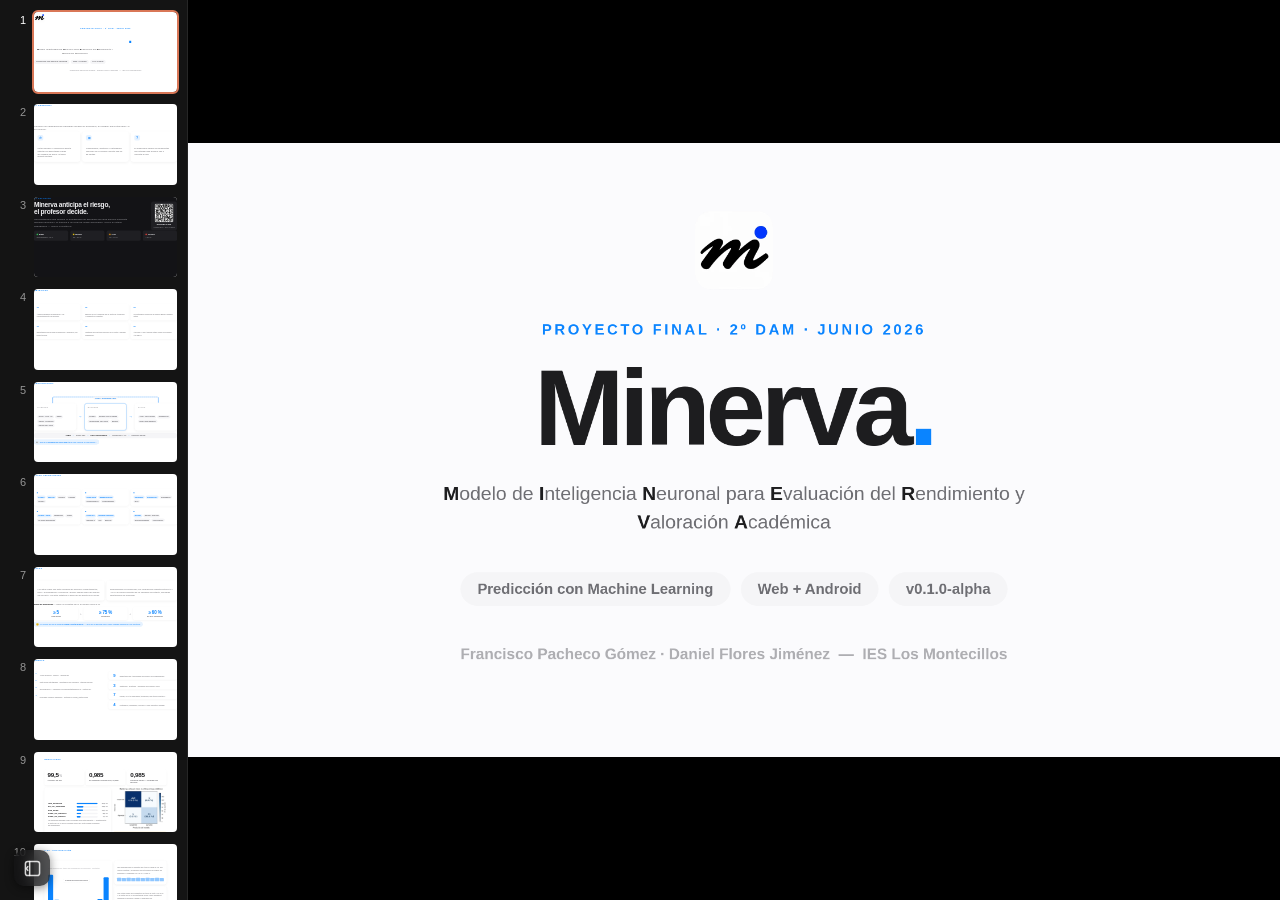
<file: templates/presentacion.html>
<!DOCTYPE html>
<html lang="es">
<head>
<meta charset="UTF-8">
<title>Defensa — Minerva</title>
<link rel="icon" type="image/png" href="/static/media/minerva_app_icon.png">
<link rel="stylesheet" href="/static/presentation/defensa-styles.css">
<style>deck-stage:not(:defined){visibility:hidden}</style>
</head>
<body style="margin:0;background:#000;">

<deck-stage width="1920" height="1080">

  <!-- ============ 01 · PORTADA ============ -->
  <section data-label="Portada" style="align-items:center;justify-content:center;text-align:center;">
    <img src="/static/presentation/assets/logo-minerva.webp" alt="Logo Minerva" class="pop" style="width:150px;height:150px;margin-bottom:48px;border-radius:36px;object-fit:cover;display:block;">
    <p class="kicker rise d1">Proyecto Final · 2º DAM · Junio 2026</p>
    <h1 class="display rise d2">Minerva<span class="dot">.</span></h1>
    <p class="sub rise d3" style="margin-top: 34px; max-width: 1100px; width: 1400px"><b style="color:var(--ink);">M</b>odelo de <b style="color:var(--ink);">I</b>nteligencia <b style="color:var(--ink);">N</b>euronal para <b style="color:var(--ink);">E</b>valuación del <b style="color:var(--ink);">R</b>endimiento y <b style="color:var(--ink);">V</b><span style="color:#6e6e73;">a</span>loración <b style="color:var(--ink);">A</b>cadémica</p>
    <div class="rise d4" style="display:flex;gap:18px;margin-top:64px;">
      <span class="pill">Predicción con Machine Learning</span>
      <span class="pill">Web + Android</span>
      <span class="pill">v0.1.0-alpha</span>
    </div>
    <p class="rise d5" style="font-size:27px;color:var(--ink-3);font-weight:550;margin:70px 0 0;">Francisco Pacheco Gómez · Daniel Flores Jiménez &nbsp;—&nbsp; IES Los Montecillos</p>
  </section>

  <!-- ============ 02 · EL PROBLEMA ============ -->
  <section data-label="El problema">
    <p class="kicker rise">El problema</p>
    <h2 class="headline rise d1">La detección del riesgo<br>académico llega tarde.</h2>
    <p class="sub rise d2">Cuando las calificaciones parciales revelan el problema, el margen para intervenir ya es mínimo.</p>
    <div class="spacer"></div>
    <div style="display:grid;grid-template-columns:repeat(3,1fr);gap:28px;">
      <div class="card pop d3">
        <div class="icon-chip">⏱</div>
        <h3>Seguimiento reactivo</h3>
        <p>Notas parciales y observación directa detectan las dificultades cuando las medidas de apoyo ya tienen impacto limitado.</p>
      </div>
      <div class="card pop d4">
        <div class="icon-chip">⊞</div>
        <h3>Datos dispersos</h3>
        <p>Calificaciones, asistencia y participación conviven sin un análisis conjunto que les dé sentido.</p>
      </div>
      <div class="card pop d5">
        <div class="icon-chip">?</div>
        <h3>Sin capacidad predictiva</h3>
        <p>El profesorado carece de herramientas que anticipen qué alumnos van a necesitar ayuda.</p>
      </div>
    </div>
  </section>

  <!-- ============ 03 · LA SOLUCIÓN ============ -->
  <section data-label="La solución" class="dark">
    <p class="kicker rise">La solución</p>
    <div style="display:flex;gap:80px;align-items:flex-start;">
      <div style="flex:1;">
        <h2 class="headline rise d1">Minerva anticipa el riesgo,<br>el profesor decide.</h2>
        <p class="sub rise d2">Una plataforma que predice la probabilidad de aprobado de cada alumno mediante machine learning y la traduce a un nivel de riesgo accionable. Apoya el criterio pedagógico — nunca lo sustituye.</p>
      </div>
      <div class="pop d3" style="flex:none;background:#1f1f23;border-radius:var(--radius-lg);padding:30px;display:flex;flex-direction:column;align-items:center;gap:20px;">
        <img src="/static/presentation/assets/qr-app.webp" alt="QR de descarga" style="width:250px;height:250px;display:block;background:#fff;border-radius:18px;object-fit:cover;">
        <div style="text-align:center;">
          <div style="font-size:25px;font-weight:700;color:#f5f5f7;">Descarga la app</div>
          <div style="font-size:24px;font-weight:500;color:#98989d;margin-top:4px;">Android 8.0+ · v0.1.0-alpha</div>
        </div>
      </div>
    </div>
    <div class="spacer"></div>
    <div class="risk-row">
      <div class="risk pop d3" style="--c:var(--green);">
        <div class="lvl">Bajo</div>
        <div class="rng">probabilidad ≥ 70 %</div>
      </div>
      <div class="risk pop d4" style="--c:var(--yellow);">
        <div class="lvl">Medio</div>
        <div class="rng">50 – 69 %</div>
      </div>
      <div class="risk pop d5" style="--c:var(--orange);">
        <div class="lvl">Alto</div>
        <div class="rng">30 – 49 %</div>
      </div>
      <div class="risk pop d6" style="--c:var(--red);">
        <div class="lvl">Crítico</div>
        <div class="rng">&lt; 30 %</div>
      </div>
    </div>
  </section>

  <!-- ============ 04 · OBJETIVOS ============ -->
  <section data-label="Objetivos">
    <p class="kicker rise">Objetivos</p>
    <h2 class="headline rise d1" style="font-size:72px;">Predecir para intervenir a tiempo.</h2>
    <div class="spacer" style="min-height:40px;"></div>
    <div class="obj-grid">
      <div class="obj pop d2">
        <div class="num">01</div>
        <h3>Modelo de predicción ML</h3>
        <p>Analiza variables académicas y de comportamiento del alumno.</p>
      </div>
      <div class="obj pop d3">
        <div class="num">02</div>
        <h3>Generador de datos sintéticos</h3>
        <p>Basado en RAs oficiales de la Junta de Andalucía y parámetros realistas.</p>
      </div>
      <div class="obj pop d4">
        <div class="num">03</div>
        <h3>Predicciones dinámicas</h3>
        <p>Se actualizan conforme el alumno genera nuevos datos.</p>
      </div>
      <div class="obj pop d5">
        <div class="num">04</div>
        <h3>Interfaz comprensible</h3>
        <p>Resultados claros para profesorado y dirección, sin jerga técnica.</p>
      </div>
      <div class="obj pop d6">
        <div class="num">05</div>
        <h3>Métricas y patrones</h3>
        <p>Identifica qué factores influyen en el éxito o fracaso académico.</p>
      </div>
      <div class="obj pop d7">
        <div class="num">06</div>
        <h3>Acceso multiplataforma</h3>
        <p>App web + app Android nativa sobre una misma API REST.</p>
      </div>
    </div>
  </section>

  <!-- ============ 05 · ARQUITECTURA ============ -->
  <section data-label="Arquitectura">
    <p class="kicker rise">Arquitectura</p>
    <h2 class="headline rise d1" style="font-size:72px;">Un backend, dos clientes.</h2>
    <div class="spacer" style="min-height:30px;"></div>
    <div class="arch" style="position:relative;padding-top:96px;">
      <svg class="arch-login pop d5" viewBox="0 0 1000 120" preserveAspectRatio="none" style="position:absolute;top:0;left:0;width:100%;height:96px;overflow:visible;pointer-events:none;">
        <defs>
          <marker id="loginArrow" markerWidth="10" markerHeight="10" refX="7" refY="3" orient="auto">
            <path d="M0,0 L8,3 L0,6 Z" fill="var(--accent)"></path>
          </marker>
        </defs>
        <path d="M 130 112 L 130 26 Q 130 14 142 14 L 858 14 Q 870 14 870 26 L 870 110" fill="none" stroke="var(--accent)" stroke-width="3" stroke-linecap="round" stroke-linejoin="round" stroke-dasharray="7 7" marker-end="url(#loginArrow)"></path>
      </svg>
      <div class="arch-login-label pop d5">Login · Supabase Auth</div>
      <div class="arch-node pop d2">
        <div class="tag">Clientes</div>
        <div class="name">Web · Android</div>
        <div class="chips">
          <span class="chip">HTML · CSS · JS</span>
          <span class="chip">Jinja2</span>
          <span class="chip">Kotlin · Compose</span>
          <span class="chip">Parser CSV local</span>
        </div>
      </div>
      <div class="arch-link pop d3">→</div>
      <div class="arch-node hero pop d3">
        <div class="tag">Backend</div>
        <div class="name">API REST · FastAPI</div>
        <div class="chips">
          <span class="chip">Python</span>
          <span class="chip">Modelo .pkl en caché</span>
          <span class="chip">Verificación JWT local</span>
          <span class="chip">Render</span>
        </div>
      </div>
      <div class="arch-link pop d4">→</div>
      <div class="arch-node pop d4">
        <div class="tag">Datos</div>
        <div class="name">Supabase</div>
        <div class="chips">
          <span class="chip">Auth · JWT ES256</span>
          <span class="chip">PostgreSQL</span>
          <span class="chip">Row Level Security</span>
        </div>
      </div>
    </div>
    <div class="spacer" style="min-height:30px;"></div>
    <div class="flow-strip rise d5">
      <b>Login</b> <span class="fa">→</span> token JWT <span class="fa">→</span> <b>POST /api/predecir</b> <span class="fa">→</span> predicción &lt; 1 s <span class="fa">→</span> histórico en BD
    </div>
    <div class="spacer" style="min-height:18px;"></div>
    <div class="teaser rise d6"><span class="em">👀</span><span>Eso de la <b>verificación JWT local</b> tiene más miga de lo que parece…</span></div>
  </section>

  <!-- ============ 06 · STACK ============ -->
  <section data-label="Stack tecnológico">
    <p class="kicker rise">Stack tecnológico</p>
    <h2 class="headline rise d1" style="font-size:72px;">100 % open source, coste cero.</h2>
    <div style="min-height:40px;"></div>
    <div class="stack-grid">
      <div class="stack-card pop d2">
        <h3>Backend</h3>
        <div class="chips">
          <span class="chip hl">Python</span><span class="chip hl">FastAPI</span><span class="chip">Uvicorn</span><span class="chip">Pandas</span><span class="chip">NumPy</span>
        </div>
      </div>
      <div class="stack-card pop d3">
        <h3>Machine Learning</h3>
        <div class="chips">
          <span class="chip hl">scikit-learn</span><span class="chip hl">RandomForest</span><span class="chip">GridSearchCV</span><span class="chip">SGDClassifier</span>
        </div>
      </div>
      <div class="stack-card pop d4">
        <h3>Base de datos</h3>
        <div class="chips">
          <span class="chip hl">Supabase</span><span class="chip hl">PostgreSQL</span><span class="chip">PostgREST</span><span class="chip">RLS</span>
        </div>
      </div>
      <div class="stack-card pop d5">
        <h3>Web</h3>
        <div class="chips">
          <span class="chip hl">HTML5 · CSS3</span><span class="chip">JavaScript</span><span class="chip">Jinja2</span><span class="chip">16 hojas modulares</span>
        </div>
      </div>
      <div class="stack-card pop d6">
        <h3>Android</h3>
        <div class="chips">
          <span class="chip hl">Kotlin 2.0</span><span class="chip hl">Jetpack Compose</span><span class="chip">Material 3</span><span class="chip">Hilt</span><span class="chip">Retrofit</span>
        </div>
      </div>
      <div class="stack-card pop d7">
        <h3>Infraestructura</h3>
        <div class="chips">
          <span class="chip hl">Render</span><span class="chip">GitHub · GitFlow</span><span class="chip">GitHub Releases</span><span class="chip">Licencia MIT</span>
        </div>
      </div>
    </div>
  </section>

  <!-- ============ 07 · DATOS SINTÉTICOS ============ -->
  <section data-label="Datos sintéticos">
    <p class="kicker rise">Datos</p>
    <h2 class="headline rise d1" style="font-size:72px;">¿Por qué datos sintéticos?</h2>
    <div style="display:grid;grid-template-columns:1fr 1fr;gap:28px;margin-top:48px;">
      <div class="card pop d2">
        <h3>Privacidad primero</h3>
        <p>Los datos reales son datos sensibles de menores: consentimientos, DPO y anonimización (LOPDGDD / RGPD) quedan fuera del alcance del proyecto. Los datos sintéticos lo excluyen del ámbito de la norma.</p>
      </div>
      <div class="card pop d3">
        <h3>1.000 alumnos generados con NumPy</h3>
        <p>Reproducibles con semilla fija, con correlaciones realistas entre RAs y ~30 % de valores ausentes en las variables de contexto, simulando cuestionarios sin responder.</p>
      </div>
    </div>
    <div class="spacer" style="min-height:34px;"></div>
    <p class="rise d4" style="font-size:27px;font-weight:700;color:var(--ink);margin:0 0 22px;">Regla de etiquetado <span style="color:var(--ink-2);font-weight:500;">— según la normativa de FP. El modelo nunca la ve.</span></p>
    <div class="rule-strip">
      <div class="rule pop d5">
        <div class="rv">≥ 5</div>
        <div class="rl">nota media</div>
      </div>
      <div class="rule-amp pop d5">+</div>
      <div class="rule pop d6">
        <div class="rv">≥ 75 %</div>
        <div class="rl">asistencia</div>
      </div>
      <div class="rule-amp pop d6">+</div>
      <div class="rule pop d7">
        <div class="rv">≥ 60 %</div>
        <div class="rl">de RAs superados</div>
      </div>
    </div>
    <div class="spacer" style="min-height:24px;"></div>
    <div class="teaser pop d7"><span class="em">🙃</span><span>Lo curioso es que el modelo <b>nunca ve esta fórmula</b>… y aún así la aprende sola. Fijaos cuando lleguemos a las métricas.</span></div>
  </section>

  <!-- ============ 08 · MODELO ML ============ -->
  <section data-label="Modelo ML">
    <p class="kicker rise">Modelo</p>
    <h2 class="headline rise d1" style="font-size:72px;">RandomForest sobre 23 features.</h2>
    <div style="display:grid;grid-template-columns:1fr 1fr;gap:80px;margin-top:30px;flex:1;">
      <div class="pipe rise d2">
        <div class="pipe-step"><div class="n">1</div><div class="txt"><b>Generación sintética</b><span>1.000 alumnos · NumPy · semilla fija</span></div></div>
        <div class="pipe-step"><div class="n">2</div><div class="txt"><b>Preprocesado</b><span>split 80/20 estratificado · imputación por mediana · StandardScaler</span></div></div>
        <div class="pipe-step"><div class="n">3</div><div class="txt"><b>Optimización</b><span>GridSearchCV · validación cruzada estratificada k=5 · métrica F1</span></div></div>
        <div class="pipe-step"><div class="n">4</div><div class="txt"><b>Autoevaluación PASS / FAIL</b><span>umbrales mínimos validados · métricas a model_metrics.json</span></div></div>
      </div>
      <div style="display:flex;flex-direction:column;gap:18px;">
        <div class="feat-block pop d3"><div class="count">9</div><div><b>Notas de RA</b><span>Resultados de Aprendizaje del módulo de Programación</span></div></div>
        <div class="feat-block pop d4"><div class="count">3</div><div><b>Académicas base</b><span>asistencia · prácticas · feedback del profesor (NLP)</span></div></div>
        <div class="feat-block pop d5"><div class="count">7</div><div><b>Derivadas calculadas</b><span>media, % RAs superados, tendencia, gap teoría-práctica…</span></div></div>
        <div class="feat-block pop d6"><div class="count">4</div><div><b>Contexto opcionales</b><span>motivación, confianza, recursos y nivel educativo familiar</span></div></div>
      </div>
    </div>
  </section>

  <!-- ============ 09 · MÉTRICAS ============ -->
  <section data-label="Métricas" style="padding-top: 80px; padding-bottom: 170px; padding: 80px 140px 100px">
    <p class="kicker rise">Resultados</p>
    <h2 class="headline rise d1" style="font-size:64px;margin-bottom:32px;">El modelo aprendió la regla sin conocerla.</h2>
    <div class="stat-row">
      <div class="stat pop d2"><div class="v"><span data-count="99.5" data-decimals="1">99,5</span><small> %</small></div><div class="l">Accuracy en test</div></div>
      <div class="stat pop d3"><div class="v"><span data-count="0.985" data-decimals="3">0,985</span></div><div class="l">F1 validación cruzada (k=5, ±0,009)</div></div>
      <div class="stat pop d4"><div class="v"><span data-count="0.985" data-decimals="3">0,985</span></div><div class="l">Kappa de Cohen — acuerdo casi perfecto</div></div>
    </div>
    <div style="display:grid;grid-template-columns:1.25fr 1fr;gap:28px;margin-top:28px;flex:1;min-height:0;">
      <div class="card rise d4" style="display: flex; flex-direction: column; justify-content: center; padding: 40px 48px 60px; min-height: 0">
        <h3 style="margin-bottom:20px;">Importancia de características</h3>
        <div class="bars">
          <div class="bar-row"><span class="bl">ratio_asistencia</span><div class="bar-track"><div class="bar-fill" style="--w:100%;"></div></div><span class="bv">37,0 %</span></div>
          <div class="bar-row"><span class="bl">pct_ras_superados</span><div class="bar-track"><div class="bar-fill" style="--w:33%;"></div></div><span class="bv">12,3 %</span></div>
          <div class="bar-row"><span class="bl">nota_media</span><div class="bar-track"><div class="bar-fill" style="--w:31%;"></div></div><span class="bv">11,4 %</span></div>
          <div class="bar-row"><span class="bl">media_ras_practicos</span><div class="bar-track"><div class="bar-fill" style="--w:22%;"></div></div><span class="bv">8,0 %</span></div>
          <div class="bar-row"><span class="bl">media_ras_teoricos</span><div class="bar-track"><div class="bar-fill" style="--w:20%;"></div></div><span class="bv">7,4 %</span></div>
        </div>
        <p style="margin-top:20px;font-size:24px;">La asistencia emerge como la variable más determinante — exactamente el corte del 75 % que el modelo nunca vio. Esto valida el pipeline de aprendizaje.</p>
      </div>
      <div style="display:flex;flex-direction:column;gap:24px;min-height:0;">
        <img src="/static/presentation/assets/grafico-modelo.webp" alt="Gráfico del modelo" class="pop d5" style="flex:1;width:100%;min-height:0;border-radius:24px;object-fit:contain;object-position:center;display:block;">
        <div class="caveat rise d6">
          <span class="ic">⚠</span><span>Métricas sobre datos sintéticos: con datos reales del centro se espera un 75–85 % (mejora M-04).</span>
        </div>
      </div>
    </div>
  </section>

  <!-- ============ 09b · POLARIZACIÓN ============ -->
  <section data-label="Polarización" style="padding: 70px 140px 70px">
    <p class="kicker rise">P-06 · Polarización</p>
    <h2 class="headline rise d1" style="font-size: 60px; margin: 0px 0px 30px">¿Por qué el modelo nunca duda?</h2>
    <div style="display:grid;grid-template-columns:1.3fr 1fr;gap:28px;flex:1;min-height:0;">
      <div class="card rise d2" style="position:relative;display:flex;flex-direction:column;">
        <h3 style="margin-bottom:6px;">Distribución de las probabilidades predichas</h3>
        <p style="font-size:24px;color:var(--ink-3);margin-bottom:26px;">% de alumnos por tramo de probabilidad de aprobado · ilustrativo</p>
        <div class="hist-wrap" style="flex:1;min-height:0;">
          <div class="hist">
            <div class="hb"><div class="hbar" style="--h:92%;"></div></div>
            <div class="hb"><div class="hbar" style="--h:14%;"></div></div>
            <div class="hb mid"><div class="hbar" style="--h:6%;"></div></div>
            <div class="hb mid"><div class="hbar" style="--h:4%;"></div></div>
            <div class="hb mid"><div class="hbar" style="--h:3%;"></div></div>
            <div class="hb mid"><div class="hbar" style="--h:3%;"></div></div>
            <div class="hb mid"><div class="hbar" style="--h:4%;"></div></div>
            <div class="hb mid"><div class="hbar" style="--h:6%;"></div></div>
            <div class="hb"><div class="hbar" style="--h:16%;"></div></div>
            <div class="hb"><div class="hbar" style="--h:84%;"></div></div>
          </div>
          <div class="hist-x">
            <span>0–10</span><span>10–20</span><span>20–30</span><span>30–40</span><span>40–50</span><span>50–60</span><span>60–70</span><span>70–80</span><span>80–90</span><span>90–100</span>
          </div>
        </div>
        <div class="hist-note rise d5">la zona gris está casi vacía</div>
      </div>
      <div style="display:flex;flex-direction:column;gap:24px;min-height:0;">
        <div class="card pop d3" style="padding:26px 36px;flex:1;min-height:0;">
          <h3>Datos sintéticos: notas uniformes</h3>
          <p style="font-size:24px;">Las calificaciones se reparten por todo el rango 0–10. Sin "casos frontera", el Random Forest separa las clases sin confusión y responde con ≈0 % o ≈100 %.</p>
          <div class="mini-dist blue">
            <i style="--h:62%;"></i><i style="--h:55%;"></i><i style="--h:60%;"></i><i style="--h:57%;"></i><i style="--h:63%;"></i><i style="--h:56%;"></i><i style="--h:61%;"></i><i style="--h:58%;"></i><i style="--h:60%;"></i><i style="--h:55%;"></i>
          </div>
        </div>
        <div class="card pop d4" style="padding: 20px 40px 40px; flex: 1; min-height: 0">
          <h3>Datos reales: campana sobre el 5</h3>
          <p style="font-size:24px;">Las notas reales se concentran en torno al corte (4,5–5,5) y al límite del 75 % de asistencia. Esos casos ambiguos obligarán al modelo a dudar y calibrarán las probabilidades (M-04).</p>
          <div class="mini-dist">
            <i style="--h:8%;"></i><i style="--h:16%;"></i><i style="--h:34%;"></i><i class="hl" style="--h:68%;"></i><i class="hl" style="--h:100%;"></i><i class="hl" style="--h:74%;"></i><i style="--h:40%;"></i><i style="--h:22%;"></i><i style="--h:12%;"></i><i style="--h:7%;"></i>
          </div>
        </div>
      </div>
    </div>
    <div class="teaser rise d6" style="margin-top:18px;"><span class="em">🤔</span><span>Y hay una <b>causa raíz</b> detrás de esto que va más allá de los datos sintéticos…</span></div>
  </section>

  <!-- ============ 10 · APP WEB ============ -->
  <section data-label="Aplicación web" style="padding-bottom:120px;">
    <div style="display:grid;grid-template-columns:1fr 1.15fr;gap:80px;align-items:center;flex:1;">
      <div>
        <p class="kicker rise">Cliente 1</p>
        <h2 class="headline rise d1" style="font-size:72px;">Aplicación web.</h2>
        <ul class="bullets" style="margin-top:46px;">
          <li class="rise d2"><div class="bi">1</div><div><b>Carga del CSV en el navegador</b><span>Parser tolerante a alias de columnas, asistencia en 0–1 o 0–100.</span></div></li>
          <li class="rise d3"><div class="bi">2</div><div><b>Predicción de todo el grupo</b><span>Tabla con código de color por riesgo y barra de probabilidad.</span></div></li>
          <li class="rise d4"><div class="bi">3</div><div><b>Detalle por alumno</b><span>Drawer con desglose de los 9 RAs, asistencia y observaciones.</span></div></li>
        </ul>
        <p class="rise d5" style="font-size:25px;color:var(--ink-3);font-weight:600;margin:44px 0 0;">Flujo completo en menos de 3 pasos · responsive (RNF-01)</p>
      </div>
      <div class="browser-frame pop d2">
        <div class="browser-bar">
          <span class="b-dot" style="background:#ff5f57;"></span>
          <span class="b-dot" style="background:#febc2e;"></span>
          <span class="b-dot" style="background:#28c840;"></span>
          <span class="url">minerva — dashboard de insights</span>
        </div>
        <img src="/static/presentation/assets/captura-web.webp" alt="Captura del dashboard web" style="width:100%;height:560px;display:block;object-fit:cover;object-position:center top;">
      </div>
    </div>
  </section>

  <!-- ============ 11 · APP ANDROID ============ -->
  <section data-label="App Android">
    <div style="display:grid;grid-template-columns:1.1fr 1fr;gap:80px;align-items:center;flex:1;">
      <div>
        <p class="kicker rise">Cliente 2</p>
        <h2 class="headline rise d1" style="font-size:72px;">App Android nativa.</h2>
        <ul class="bullets" style="margin-top:46px;">
          <li class="rise d2"><div class="bi">◇</div><div><b>Clean Architecture + MVVM</b><span>Tres capas (data · domain · presentation), Hilt, flujo unidireccional.</span></div></li>
          <li class="rise d3"><div class="bi">✦</div><div><b>Kotlin 2.0 · Jetpack Compose · Material 3</b><span>Navegación con píldora animada, dark mode, animaciones Lottie.</span></div></li>
          <li class="rise d4"><div class="bi">⟳</div><div><b>Resiliencia de red</b><span>Renovación automática del token (single-flight) y timeouts holgados para el cold start.</span></div></li>
          <li class="rise d5"><div class="bi">⇣</div><div><b>v0.1.0-alpha publicada</b><span>APK firmado · GitHub Releases · QR en la web · Android 8.0+.</span></div></li>
        </ul>
        <div class="teaser pop d7" style="margin-top:40px;"><span class="em">🙃</span><span>Clean Architecture con tres capas… una decisión que al principio parecía excesiva para un proyecto de DAM, y que al final el propio proyecto nos justificó.</span></div>
      </div>
      <div style="display:flex;gap:44px;justify-content:center;align-items:center;">
        <div class="phone-frame pop d3" style="transform:rotate(-2deg);padding:0;background:none;">
          <img src="/static/presentation/assets/captura-android-1.webp" alt="Captura: Evaluar" style="width:330px;height:700px;display:block;border-radius:40px;object-fit:cover;">
        </div>
        <div class="phone-frame pop d4" style="transform:rotate(2deg) translateY(26px);padding:0;background:none;">
          <img src="/static/presentation/assets/captura-android-2.webp" alt="Captura: Detalle de alumno" style="width:330px;height:700px;display:block;border-radius:40px;object-fit:cover;">
        </div>
      </div>
    </div>
  </section>

  <!-- ============ 12 · PROBLEMAS ============ -->
  <section data-label="Problemas encontrados">
    <p class="kicker rise">Problemas encontrados</p>
    <h2 class="headline rise d1" style="font-size:68px;">Cada problema, una decisión documentada.</h2>
    <div style="min-height:40px;"></div>
    <div class="prob-grid">
      <div class="prob pop d2">
        <div class="pid">P-06</div>
        <h3>Probabilidades polarizadas</h3>
        <p>Los datos sintéticos uniformes carecen de "casos frontera", así que el modelo predice con confianza extrema (≈0 % o ≈100 %).</p>
        <div class="fix">→ <span>Se calibrará de forma natural con datos reales del centro (M-04).</span></div>
      </div>
      <div class="prob pop d3">
        <div class="pid">P-02</div>
        <h3>Cold start en Render</h3>
        <p>El plan gratuito duerme el servidor: la primera petición tras inactividad tarda 50–60 s.</p>
        <div class="fix">→ <span>Timeouts holgados en los clientes + indicador de carga animado.</span></div>
      </div>
      <div class="prob pop d4">
        <div class="pid">P-01</div>
        <h3>NLP básico del feedback</h3>
        <p>Listas de palabras clave generan falsos neutros: "espectacular" puntúa 0,5 si no está en la lista.</p>
        <div class="fix">→ <span>Aceptado en v0.1.0 por rendimiento; evolución a transformers (M-02).</span></div>
      </div>
    </div>
  </section>

  <!-- ============ 13 · ROADMAP ============ -->
  <section data-label="Roadmap">
    <p class="kicker rise">Mejoras propuestas</p>
    <h2 class="headline rise d1" style="font-size:68px;">Una hoja de ruta priorizada.</h2>
    <div style="min-height:40px;"></div>
    <div class="road-grid">
      <div class="road pop d2">
        <div class="ver">v0.2.0</div>
        <div class="when">1–2 meses</div>
        <ul>
          <li><b>M-01</b><span>Exportación de informes PDF / CSV</span></li>
          <li><b>M-08</b><span>Suite de tests con pytest</span></li>
          <li><b>M-09</b><span>Documentación de código</span></li>
        </ul>
      </div>
      <div class="road pop d3">
        <div class="ver">v0.3.0</div>
        <div class="when">2–3 meses</div>
        <ul>
          <li><b>M-05</b><span>Explicabilidad del modelo</span></li>
          <li><b>M-03</b><span>Integración Séneca / Moodle</span></li>
          <li><b>M-06</b><span>Gráficos de evolución temporal</span></li>
        </ul>
      </div>
      <div class="road pop d4">
        <div class="ver">v1.0.0</div>
        <div class="when">4–6 meses</div>
        <ul>
          <li><b>M-04</b><span>Validación con datos reales — el paso a producción</span></li>
          <li><b>M-07</b><span>Google Play + modo offline</span></li>
          <li><b>M-10</b><span>Dashboard de administrador</span></li>
        </ul>
      </div>
    </div>
  </section>

  <!-- ============ 14 · CIERRE ============ -->
  <section data-label="Gracias" class="dark" style="align-items:center;justify-content:center;text-align:center;">
    <p class="kicker rise">Conclusión</p>
    <h2 class="display rise d1" style="font-size:110px;">El modelo aprendió.<br>Nosotros también<span class="dot">.</span></h2>
    <p class="sub rise d2" style="margin-top:36px;max-width:1240px;">Un sistema funcional, seguro y documentado, preparado para validarse con datos reales en un centro educativo. La predicción apoya al docente; la decisión sigue siendo suya.</p>
    <div class="rise d3" style="display:flex;gap:18px;margin-top:70px;">
      <span class="pill">github.com/pach24/Minerva</span>
      <span class="pill">Licencia MIT</span>
      <span class="pill">v0.1.0-alpha</span>
    </div>
    <p class="rise d4" style="font-size:34px;font-weight:700;color:#f5f5f7;margin:80px 0 0;">Gracias. ¿Preguntas?</p>
  </section>

</deck-stage>

<script src="/static/presentation/deck-stage.js"></script>
<script>
// Contadores animados: anima los <span data-count> de la slide activa
(function () {
  const reduced = matchMedia('(prefers-reduced-motion: reduce)').matches;
  const fmt = (v, dec) => v.toFixed(dec).replace('.', ',');
  function animate(el) {
    const target = parseFloat(el.dataset.count);
    const dec = parseInt(el.dataset.decimals || '0', 10);
    if (reduced) { el.textContent = fmt(target, dec); return; }
    const t0 = performance.now(), dur = 1100;
    function tick(t) {
      const p = Math.min((t - t0) / dur, 1);
      const e = 1 - Math.pow(1 - p, 4); // ease-out quart
      el.textContent = fmt(target * e, dec);
      if (p < 1) requestAnimationFrame(tick);
    }
    requestAnimationFrame(tick);
  }
  const stage = document.querySelector('deck-stage');
  stage.addEventListener('slidechange', (e) => {
    e.detail.slide.querySelectorAll('[data-count]').forEach(animate);
  });

  document.addEventListener('fullscreenchange', () => {
    const presenting = !!document.fullscreenElement;
    window.postMessage({ __omelette_presenting: presenting }, '*');
  });
})();
</script>

<!-- ── Botón toggle del panel de miniaturas ─────────────────────── -->
<div id="rail-hotzone">
  <button id="rail-btn" aria-label="Ocultar panel de diapositivas">
    <!-- icono: sidebar visible → ocultar -->
    <svg class="ic-hide" viewBox="0 0 18 18" fill="none" stroke="currentColor" stroke-width="1.6" stroke-linecap="round" stroke-linejoin="round" aria-hidden="true">
      <rect x="1.5" y="1.5" width="15" height="15" rx="2.5"/>
      <line x1="6" y1="1.5" x2="6" y2="16.5"/>
      <polyline points="4,7 2.5,9 4,11"/>
    </svg>
    <!-- icono: sidebar oculto → mostrar -->
    <svg class="ic-show" viewBox="0 0 18 18" fill="none" stroke="currentColor" stroke-width="1.6" stroke-linecap="round" stroke-linejoin="round" aria-hidden="true">
      <rect x="1.5" y="1.5" width="15" height="15" rx="2.5"/>
      <line x1="6" y1="1.5" x2="6" y2="16.5"/>
      <polyline points="3,7 4.5,9 3,11"/>
    </svg>
  </button>
</div>

<style>
  #rail-hotzone {
    position: fixed;
    bottom: 0;
    left: 0;
    width: 110px;
    height: 72px;
    z-index: 2147483647;
    display: flex;
    align-items: flex-end;
    padding: 0 0 14px 14px;
    box-sizing: border-box;
  }
  #rail-btn {
    appearance: none;
    -webkit-appearance: none;
    border: none;
    background: rgba(18, 18, 20, 0.72);
    backdrop-filter: blur(10px);
    -webkit-backdrop-filter: blur(10px);
    color: rgba(255, 255, 255, 0.82);
    border-radius: 10px;
    width: 36px;
    height: 36px;
    display: flex;
    align-items: center;
    justify-content: center;
    cursor: pointer;
    opacity: 1;
    transition: opacity 700ms ease, background 130ms ease, color 130ms ease;
    box-shadow: 0 2px 10px rgba(0,0,0,0.45);
    flex-shrink: 0;
  }
  #rail-btn.faded {
    opacity: 0;
    pointer-events: none;
    transition: opacity 700ms ease 400ms;
  }
  /* Al hacer hover en la zona, el botón reaparece aunque esté faded */
  #rail-hotzone:hover #rail-btn,
  #rail-hotzone:hover #rail-btn.faded {
    opacity: 1;
    pointer-events: auto;
    transition: opacity 180ms ease, background 130ms ease, color 130ms ease;
  }
  #rail-btn:hover { background: rgba(40, 40, 46, 0.92); color: #fff; }
  #rail-btn:active { background: rgba(55, 55, 64, 0.95); }
  #rail-btn svg { width: 17px; height: 17px; display: block; }
  #rail-btn .ic-show { display: none; }
  #rail-btn.rail-hidden .ic-hide { display: none; }
  #rail-btn.rail-hidden .ic-show { display: block; }
</style>

<script>
(function () {
  const btn = document.getElementById('rail-btn');
  let railVisible = true;
  let fadeTimer;

  /* Leer estado persistido por deck-stage en localStorage */
  try {
    if (localStorage.getItem('deck-stage.railVisible') === '0') {
      railVisible = false;
      btn.classList.add('rail-hidden');
      btn.setAttribute('aria-label', 'Mostrar panel de diapositivas');
    }
  } catch (e) {}

  function scheduleFade(delay) {
    clearTimeout(fadeTimer);
    fadeTimer = setTimeout(() => btn.classList.add('faded'), delay ?? 2200);
  }

  /* Mostrar el botón brevemente al cargar */
  scheduleFade();

  btn.addEventListener('click', () => {
    railVisible = !railVisible;
    window.postMessage({ type: '__deck_rail_visible', on: railVisible }, '*');
    if (railVisible) {
      btn.classList.remove('rail-hidden');
      btn.setAttribute('aria-label', 'Ocultar panel de diapositivas');
    } else {
      btn.classList.add('rail-hidden');
      btn.setAttribute('aria-label', 'Mostrar panel de diapositivas');
    }
    btn.classList.remove('faded');
    scheduleFade(1800);
  });

  const zone = document.getElementById('rail-hotzone');
  zone.addEventListener('mouseenter', () => {
    clearTimeout(fadeTimer);
    btn.classList.remove('faded');
  });
  zone.addEventListener('mouseleave', () => {
    scheduleFade(1200);
  });
})();
</script>
</body>
</html>

<style id="__om-edit-overrides">
.sub >b:nth-child(1) { color: rgb(29, 29, 31) !important }
:is(h1,h2,h3,h4,h5,h6,p,li,dt,dd,blockquote,figcaption,label,span,a,em,strong,small,td,th,caption) >b:nth-child(6) { color: rgb(29, 29, 31) !important }
</style>
</file>
<file: static/presentation/defensa-styles.css>
/* ============================================================
   Defensa Minerva — estética iOS minimalista
   ============================================================ */
:root {
  --ink: #1d1d1f;
  --ink-2: #6e6e73;
  --ink-3: #aeaeb2;
  --bg: #fbfbfd;
  --surface: #f5f5f7;
  --white: #ffffff;
  --accent: #0A84FF;
  --accent-soft: rgba(10, 132, 255, 0.1);
  --green: #30D158;
  --yellow: #FFD60A;
  --orange: #FF9F0A;
  --red: #FF453A;
  --radius-lg: 32px;
  --radius-md: 22px;
  --spring: cubic-bezier(0.22, 1.18, 0.36, 1);
}

deck-stage:not(:defined) { visibility: hidden; }

deck-stage > section {
  background: var(--bg);
  color: var(--ink);
  font-family: -apple-system, BlinkMacSystemFont, "SF Pro Display", "Helvetica Neue", "Segoe UI", sans-serif;
  -webkit-font-smoothing: antialiased;
  box-sizing: border-box;
  padding: 100px 140px 150px;
  display: flex;
  flex-direction: column;
  overflow: hidden;
}
deck-stage > section * { box-sizing: border-box; }

section.dark {
  background: #131316;
  color: #f5f5f7;
}
section.dark .kicker { color: var(--accent); }
section.dark .sub { color: #98989d; }

/* ---------- tipografía ---------- */
.kicker {
  font-size: 26px;
  font-weight: 700;
  letter-spacing: 0.18em;
  text-transform: uppercase;
  color: var(--accent);
  margin: 0 0 28px 0;
}
.display {
  font-size: 190px;
  font-weight: 800;
  letter-spacing: -0.045em;
  line-height: 0.98;
  margin: 0;
}
.headline {
  font-size: 88px;
  font-weight: 750;
  letter-spacing: -0.035em;
  line-height: 1.04;
  margin: 0 0 26px 0;
  text-wrap: balance;
}
.sub {
  font-size: 34px;
  font-weight: 450;
  line-height: 1.45;
  color: var(--ink-2);
  margin: 0;
  max-width: 1280px;
  text-wrap: pretty;
}
.dot { color: var(--accent); }

/* ---------- componentes ---------- */
.pill {
  display: inline-flex;
  align-items: center;
  gap: 12px;
  padding: 14px 30px;
  border-radius: 999px;
  background: var(--surface);
  color: var(--ink-2);
  font-size: 26px;
  font-weight: 600;
}
section.dark .pill { background: #2c2c2e; color: #d1d1d6; }

.card {
  background: var(--white);
  border-radius: var(--radius-lg);
  padding: 48px;
  box-shadow: 0 2px 6px rgba(0,0,0,0.04), 0 14px 40px rgba(0,0,0,0.05);
}
.card h3 {
  font-size: 36px;
  font-weight: 700;
  letter-spacing: -0.02em;
  margin: 0 0 14px 0;
}
.card p {
  font-size: 27px;
  line-height: 1.45;
  color: var(--ink-2);
  margin: 0;
  text-wrap: pretty;
}

.icon-chip {
  width: 76px;
  height: 76px;
  border-radius: 22px;
  display: flex;
  align-items: center;
  justify-content: center;
  font-size: 38px;
  font-weight: 800;
  background: var(--accent-soft);
  color: var(--accent);
  margin-bottom: 26px;
}

.spacer { flex: 1; }

/* ---------- riesgo (slide solución) ---------- */
.risk-row { display: flex; gap: 28px; }
.risk {
  flex: 1;
  border-radius: var(--radius-md);
  padding: 34px 36px;
  background: #1f1f23;
}
.risk .lvl { font-size: 30px; font-weight: 750; display: flex; align-items: center; gap: 14px; }
.risk .lvl::before { content: ""; width: 18px; height: 18px; border-radius: 50%; background: var(--c); box-shadow: 0 0 18px var(--c); }
.risk .rng { font-size: 25px; color: #98989d; margin-top: 8px; font-variant-numeric: tabular-nums; }

/* ---------- objetivos ---------- */
.obj-grid { display: grid; grid-template-columns: repeat(3, 1fr); gap: 26px; }
.obj {
  background: var(--white);
  border-radius: var(--radius-md);
  padding: 36px 38px;
  box-shadow: 0 2px 6px rgba(0,0,0,0.04), 0 10px 30px rgba(0,0,0,0.045);
}
.obj .num { font-size: 26px; font-weight: 800; color: var(--accent); font-variant-numeric: tabular-nums; }
.obj h3 { font-size: 30px; font-weight: 700; letter-spacing: -0.015em; margin: 10px 0 8px; }
.obj p { font-size: 24px; line-height: 1.4; color: var(--ink-2); margin: 0; }

/* ---------- arquitectura ---------- */
.arch { display: flex; align-items: stretch; gap: 0; }
.arch-login-label {
  position: absolute; top: 6px; left: 50%; transform: translateX(-50%);
  font-size: 24px; font-weight: 700; letter-spacing: 0.04em; color: var(--accent);
  background: var(--surface); border-radius: 999px; padding: 6px 22px; z-index: 2;
}
.arch-node {
  flex: 1;
  background: var(--white);
  border-radius: var(--radius-lg);
  padding: 44px;
  box-shadow: 0 2px 6px rgba(0,0,0,0.04), 0 14px 40px rgba(0,0,0,0.05);
  display: flex;
  flex-direction: column;
  gap: 18px;
}
.arch-node.hero { outline: 3px solid var(--accent); outline-offset: -3px; }
.arch-node .tag { font-size: 24px; font-weight: 700; letter-spacing: 0.14em; text-transform: uppercase; color: var(--ink-3); }
.arch-node .name { font-size: 40px; font-weight: 750; letter-spacing: -0.02em; }
.arch-node .chips { display: flex; flex-wrap: wrap; gap: 12px; margin-top: 6px; }
.arch-node .chip {
  font-size: 24px; font-weight: 600; color: var(--ink-2);
  background: var(--surface); border-radius: 999px; padding: 9px 20px;
}
.arch-link {
  display: flex; align-items: center; justify-content: center;
  width: 110px; flex: none; color: var(--accent);
  font-size: 52px; font-weight: 300;
}
.flow-strip {
  display: flex; align-items: center; justify-content: center; gap: 22px;
  background: var(--surface); border-radius: 999px;
  padding: 22px 44px; font-size: 25px; font-weight: 600; color: var(--ink-2);
}
.flow-strip b { color: var(--ink); font-weight: 700; }
.flow-strip .fa { color: var(--accent); font-weight: 400; }

/* ---------- scope list (slide Alcance honesto) ---------- */
.scope-list {
  list-style: none;
  margin: 0;
  padding: 0;
  display: flex;
  flex-direction: column;
  gap: 18px;
}
.scope-list li {
  position: relative;
  padding-left: 44px;
  font-size: 25px;
  line-height: 1.4;
  color: var(--ink-2);
  text-wrap: pretty;
}
.scope-list li b { color: var(--ink); font-weight: 700; }
.scope-list li::before {
  position: absolute;
  left: 0;
  top: 1px;
  width: 30px;
  height: 30px;
  border-radius: 50%;
  display: flex;
  align-items: center;
  justify-content: center;
  font-size: 18px;
  font-weight: 700;
  line-height: 1;
}
.scope-list.good li::before {
  content: "✓";
  background: var(--green-soft, rgba(48, 209, 88, 0.16));
  color: var(--green);
}
.scope-list.todo li::before {
  content: "→";
  background: var(--accent-soft);
  color: var(--accent);
  font-weight: 600;
}

/* ---------- stack ---------- */
.stack-grid { display: grid; grid-template-columns: repeat(3, 1fr); gap: 26px; flex: 1; }
.stack-card {
  background: var(--white); border-radius: var(--radius-md); padding: 36px 38px;
  box-shadow: 0 2px 6px rgba(0,0,0,0.04), 0 10px 30px rgba(0,0,0,0.045);
}
.stack-card h3 { font-size: 29px; font-weight: 700; margin: 0 0 18px; display: flex; align-items: center; gap: 14px; }
.stack-card h3::before { content: ""; width: 14px; height: 14px; border-radius: 5px; background: var(--accent); }
.stack-card .chips { display: flex; flex-wrap: wrap; gap: 11px; }
.stack-card .chip {
  font-size: 24px; font-weight: 600; color: var(--ink-2);
  background: var(--surface); border-radius: 999px; padding: 9px 19px;
}
.stack-card .chip.hl { background: var(--accent-soft); color: var(--accent); }

/* ---------- pipeline ML ---------- */
.pipe { display: flex; flex-direction: column; gap: 0; }
.pipe-step { display: flex; gap: 26px; align-items: flex-start; }
.pipe-step .n {
  width: 52px; height: 52px; flex: none; border-radius: 50%;
  background: var(--white); box-shadow: 0 2px 8px rgba(0,0,0,0.08);
  display: flex; align-items: center; justify-content: center;
  font-size: 24px; font-weight: 800; color: var(--accent);
  font-variant-numeric: tabular-nums;
}
.pipe-step .txt { padding-top: 8px; padding-bottom: 30px; }
.pipe-step .txt b { font-size: 28px; font-weight: 700; display: block; letter-spacing: -0.01em; }
.pipe-step .txt span { font-size: 24px; color: var(--ink-2); }
.pipe-step:not(:last-child) .rail-line {
  width: 52px; flex: none; align-self: stretch;
}
.pipe-col { display: flex; gap: 26px; }
.pipe-rail { display: flex; flex-direction: column; align-items: center; }

.feat-block {
  background: var(--white); border-radius: var(--radius-md); padding: 24px 34px;
  box-shadow: 0 2px 6px rgba(0,0,0,0.04), 0 10px 30px rgba(0,0,0,0.045);
  display: flex; align-items: center; gap: 28px;
}
.feat-block .count {
  font-size: 56px; font-weight: 800; color: var(--accent);
  font-variant-numeric: tabular-nums; min-width: 88px; text-align: center;
}
.feat-block b { font-size: 28px; font-weight: 700; display: block; }
.feat-block span { font-size: 24px; color: var(--ink-2); }

/* ---------- métricas ---------- */
.stat-row { display: flex; gap: 26px; }
.stat {
  flex: 1; background: var(--white); border-radius: var(--radius-md);
  padding: 28px 42px;
  box-shadow: 0 2px 6px rgba(0,0,0,0.04), 0 10px 30px rgba(0,0,0,0.045);
}
.stat .v { font-size: 84px; font-weight: 800; letter-spacing: -0.04em; color: var(--ink); font-variant-numeric: tabular-nums; line-height: 1; }
.stat .v small { font-size: 38px; font-weight: 700; color: var(--ink-3); letter-spacing: 0; }
.stat .l { font-size: 24px; font-weight: 600; color: var(--ink-2); margin-top: 14px; }

.bars { display: flex; flex-direction: column; gap: 16px; }
.bar-row { display: grid; grid-template-columns: 360px 1fr 110px; align-items: center; gap: 22px; }
.bar-row .bl { font-size: 25px; font-weight: 600; color: var(--ink); }
.bar-row .bv { font-size: 25px; font-weight: 700; color: var(--ink-2); text-align: right; font-variant-numeric: tabular-nums; }
.bar-track { height: 22px; border-radius: 999px; background: var(--surface); overflow: hidden; }
.bar-fill { height: 100%; border-radius: 999px; background: var(--accent); width: var(--w); }

.caveat {
  display: flex; align-items: center; gap: 20px;
  background: #fff8e6; border-radius: var(--radius-md);
  padding: 24px 34px; font-size: 25px; color: #8a6d1a; font-weight: 550;
}
.caveat .ic { font-size: 30px; }

/* ---------- problemas ---------- */
.prob-grid { display: grid; grid-template-columns: repeat(3, 1fr); gap: 28px; flex: 1; }
.prob {
  background: var(--white); border-radius: var(--radius-lg); padding: 42px;
  box-shadow: 0 2px 6px rgba(0,0,0,0.04), 0 14px 40px rgba(0,0,0,0.05);
  display: flex; flex-direction: column;
}
.prob .pid { font-size: 24px; font-weight: 800; letter-spacing: 0.1em; color: var(--ink-3); }
.prob h3 { font-size: 33px; font-weight: 700; letter-spacing: -0.015em; margin: 12px 0 14px; }
.prob p { font-size: 24px; line-height: 1.42; color: var(--ink-2); margin: 0; }
.prob .fix {
  margin-top: auto; padding-top: 26px;
  font-size: 24px; font-weight: 600; color: var(--accent);
  display: flex; gap: 12px; align-items: baseline;
}

/* ---------- roadmap ---------- */
.road-grid { display: grid; grid-template-columns: repeat(3, 1fr); gap: 28px; flex: 1; }
.road {
  background: var(--white); border-radius: var(--radius-lg); padding: 42px;
  box-shadow: 0 2px 6px rgba(0,0,0,0.04), 0 14px 40px rgba(0,0,0,0.05);
}
.road .ver {
  display: inline-block; font-size: 26px; font-weight: 800;
  background: var(--accent-soft); color: var(--accent);
  border-radius: 999px; padding: 10px 26px; margin-bottom: 12px;
}
.road .when { font-size: 24px; color: var(--ink-3); font-weight: 600; margin-bottom: 26px; }
.road ul { list-style: none; margin: 0; padding: 0; display: flex; flex-direction: column; gap: 20px; }
.road li { font-size: 26px; line-height: 1.35; color: var(--ink); display: flex; gap: 16px; align-items: flex-start; }
.road li b { font-weight: 800; flex: none; min-width: 104px; color: var(--accent); }
.road li span { color: var(--ink-2); font-weight: 450; flex: 1; }
.road li::before { content: ""; width: 11px; height: 11px; border-radius: 50%; background: var(--accent); flex: none; margin-top: 12px; }

/* ---------- capturas / dispositivos ---------- */
.browser-frame {
  background: var(--white); border-radius: 26px; overflow: hidden;
  box-shadow: 0 3px 10px rgba(0,0,0,0.06), 0 26px 70px rgba(0,0,0,0.12);
}
.browser-bar {
  display: flex; align-items: center; gap: 10px;
  padding: 18px 24px; background: #ececf0;
}
.browser-bar .b-dot { width: 16px; height: 16px; border-radius: 50%; }
.browser-bar .url {
  flex: 1; margin-left: 14px; background: var(--white);
  border-radius: 10px; padding: 8px 18px;
  font-size: 24px; color: var(--ink-3); font-weight: 500; text-align: center;
}
.phone-frame {
  background: #1d1d1f; border-radius: 52px; padding: 14px;
  box-shadow: 0 3px 10px rgba(0,0,0,0.08), 0 26px 70px rgba(0,0,0,0.16);
}

.bullets { list-style: none; margin: 0; padding: 0; display: flex; flex-direction: column; gap: 30px; }
.bullets li { display: flex; gap: 22px; align-items: flex-start; }
.bullets .bi {
  width: 50px; height: 50px; flex: none; border-radius: 16px;
  background: var(--accent-soft); color: var(--accent);
  display: flex; align-items: center; justify-content: center;
  font-size: 25px; font-weight: 800;
}
.bullets b { font-size: 28px; font-weight: 700; display: block; letter-spacing: -0.01em; }
.bullets span { font-size: 24px; color: var(--ink-2); line-height: 1.38; }

/* ---------- regla de etiquetado ---------- */
.rule-strip { display: flex; align-items: stretch; gap: 24px; }
.rule {
  flex: 1; background: var(--white); border-radius: var(--radius-md);
  padding: 34px 38px; text-align: center;
  box-shadow: 0 2px 6px rgba(0,0,0,0.04), 0 10px 30px rgba(0,0,0,0.045);
}
.rule .rv { font-size: 60px; font-weight: 800; letter-spacing: -0.03em; color: var(--accent); font-variant-numeric: tabular-nums; }
.rule .rl { font-size: 24px; font-weight: 600; color: var(--ink-2); margin-top: 8px; }
.rule-amp { display: flex; align-items: center; font-size: 40px; font-weight: 300; color: var(--ink-3); }

/* ---------- histograma polarización ---------- */
.hist-wrap { display: flex; flex-direction: column; height: 100%; }
.hist { display: flex; align-items: flex-end; gap: 14px; flex: 1; min-height: 0; }
.hist .hb { flex: 1; height: 100%; display: flex; flex-direction: column; justify-content: flex-end; }
.hist .hbar {
  border-radius: 12px 12px 5px 5px;
  background: var(--accent);
  height: var(--h);
  min-height: 6px;
}
.hist .hb.mid .hbar { background: #d6d6db; }
.hist-x { display: flex; gap: 14px; margin-top: 14px; }
.hist-x span { flex: 1; text-align: center; font-size: 24px; font-weight: 600; color: var(--ink-3); font-variant-numeric: tabular-nums; white-space: nowrap; }
.hist-note {
  position: absolute; left: 47%; top: 36%; transform: translateX(-50%);
  white-space: nowrap;
  background: var(--white); border: 2px dashed var(--ink-3);
  border-radius: 999px; padding: 12px 28px;
  font-size: 24px; font-weight: 650; color: var(--ink-2);
}

.mini-dist { display: flex; align-items: flex-end; gap: 7px; height: 76px; margin-top: 16px; }
.mini-dist i { flex: 1; border-radius: 7px 7px 2px 2px; background: #d6d6db; height: var(--h); min-height: 6px; }
.mini-dist i.hl { background: var(--orange); }
.mini-dist.blue i { background: rgba(10, 132, 255, 0.45); }

/* ============================================================
   Animaciones — gated en slide activa + reduced motion
   ============================================================ */
@media (prefers-reduced-motion: no-preference) {
  [data-deck-active] .rise { animation: m-rise 0.85s var(--spring) both; }
  [data-deck-active] .pop  { animation: m-pop 0.7s var(--spring) both; }
  [data-deck-active] .d1 { animation-delay: 0.06s; }
  [data-deck-active] .d2 { animation-delay: 0.14s; }
  [data-deck-active] .d3 { animation-delay: 0.22s; }
  [data-deck-active] .d4 { animation-delay: 0.30s; }
  [data-deck-active] .d5 { animation-delay: 0.38s; }
  [data-deck-active] .d6 { animation-delay: 0.46s; }
  [data-deck-active] .d7 { animation-delay: 0.54s; }
  [data-deck-active] .d8 { animation-delay: 0.62s; }
  [data-deck-active] .bar-fill { animation: m-grow 1.15s cubic-bezier(0.3, 0.9, 0.2, 1) both; }
  [data-deck-active] .bar-row:nth-child(1) .bar-fill { animation-delay: 0.25s; }
  [data-deck-active] .bar-row:nth-child(2) .bar-fill { animation-delay: 0.37s; }
  [data-deck-active] .bar-row:nth-child(3) .bar-fill { animation-delay: 0.49s; }
  [data-deck-active] .bar-row:nth-child(4) .bar-fill { animation-delay: 0.61s; }
  [data-deck-active] .bar-row:nth-child(5) .bar-fill { animation-delay: 0.73s; }
  [data-deck-active] .hist .hbar { animation: m-vgrow 0.9s var(--spring) both; }
  [data-deck-active] .hist .hb:nth-child(1) .hbar { animation-delay: 0.15s; }
  [data-deck-active] .hist .hb:nth-child(2) .hbar { animation-delay: 0.21s; }
  [data-deck-active] .hist .hb:nth-child(3) .hbar { animation-delay: 0.27s; }
  [data-deck-active] .hist .hb:nth-child(4) .hbar { animation-delay: 0.33s; }
  [data-deck-active] .hist .hb:nth-child(5) .hbar { animation-delay: 0.39s; }
  [data-deck-active] .hist .hb:nth-child(6) .hbar { animation-delay: 0.45s; }
  [data-deck-active] .hist .hb:nth-child(7) .hbar { animation-delay: 0.51s; }
  [data-deck-active] .hist .hb:nth-child(8) .hbar { animation-delay: 0.57s; }
  [data-deck-active] .hist .hb:nth-child(9) .hbar { animation-delay: 0.63s; }
  [data-deck-active] .hist .hb:nth-child(10) .hbar { animation-delay: 0.69s; }
  [data-deck-active] .mini-dist i { animation: m-vgrow 0.8s var(--spring) both 0.35s; }
}

@keyframes m-rise {
  from { opacity: 0; transform: translateY(46px); }
  to   { opacity: 1; transform: translateY(0); }
}
@keyframes m-pop {
  from { opacity: 0; transform: scale(0.88) translateY(20px); }
  to   { opacity: 1; transform: scale(1) translateY(0); }
}
@keyframes m-grow {
  from { width: 0; }
  to   { width: var(--w); }
}
@keyframes m-vgrow {
  from { height: 0; }
  to   { height: var(--h); }
}

/* Teaser / nota de intriga — gancho hablado integrado en la slide */
.teaser {
  display: inline-flex;
  align-items: center;
  gap: 14px;
  max-width: 100%;
  padding: 16px 26px;
  background: var(--accent-soft);
  border: 1px solid rgba(10, 132, 255, 0.18);
  border-radius: 999px;
  color: var(--accent);
  font-size: 25px;
  font-weight: 500;
  font-style: italic;
  line-height: 1.3;
  text-wrap: pretty;
}
.teaser .em {
  font-style: normal;
  font-size: 30px;
  line-height: 1;
  flex: none;
}
</file>
